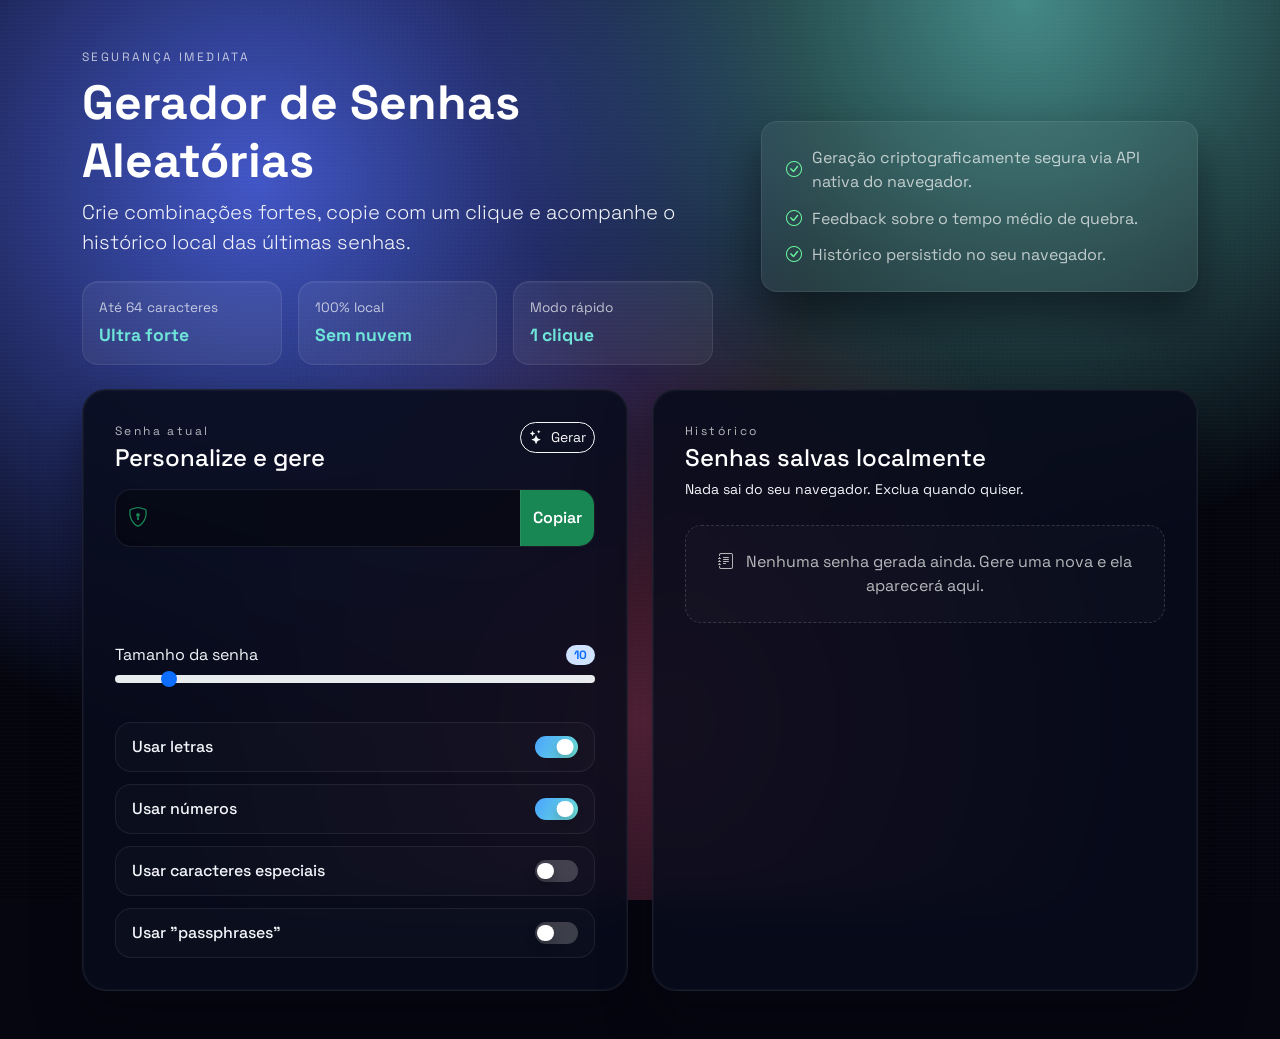
<file: index.html>
<!DOCTYPE html>
<html lang="pt-br">

<head>
    <meta charset="UTF-8">
    <meta name="viewport" content="width=device-width, initial-scale=1.0">
    <title>Gerador de Senhas Aleatórias</title>
    <link rel="preconnect" href="https://fonts.googleapis.com">
    <link rel="preconnect" href="https://fonts.gstatic.com" crossorigin>
    <link
        href="https://fonts.googleapis.com/css2?family=Space+Grotesk:wght@400;500;600;700&family=Inconsolata:wght@400;500;600;700&display=swap"
        rel="stylesheet">
    <link rel="stylesheet" href="https://cdn.jsdelivr.net/npm/bootstrap-icons@1.11.3/font/bootstrap-icons.min.css">
    <link href="https://cdn.jsdelivr.net/npm/bootstrap@5.3.0-alpha1/dist/css/bootstrap.min.css" rel="stylesheet">
    <link rel="stylesheet" href="./src/styles.css">
</head>

<body class="app-body">
    <div class="app-gradient"></div>
    <div class="app-noise"></div>

    <main class="app-shell container py-5">
        <header class="hero row align-items-center g-4 g-lg-5 mb-4">
            <div class="col-lg-7">
                <p class="eyebrow text-uppercase mb-2">Segurança imediata</p>
                <h1 class="display-5 fw-bold text-white">Gerador de Senhas Aleatórias</h1>
                <p class="lead text-light-subtle mb-4">Crie combinações fortes, copie com um clique e acompanhe o
                    histórico local das últimas senhas.</p>
                <div class="hero-badges">
                    <div class="hero-badge">
                        <span>Até 64 caracteres</span>
                        <strong>Ultra forte</strong>
                    </div>
                    <div class="hero-badge">
                        <span>100% local</span>
                        <strong>Sem nuvem</strong>
                    </div>
                    <div class="hero-badge">
                        <span>Modo rápido</span>
                        <strong>1 clique</strong>
                    </div>
                </div>
            </div>
            <div class="col-lg-5">
                <div class="hero-checklist">
                    <div class="check-item"><i class="bi bi-check-circle"></i> Geração criptograficamente segura via
                        API nativa do navegador.</div>
                    <div class="check-item"><i class="bi bi-check-circle"></i> Feedback sobre o tempo médio de quebra.
                    </div>
                    <div class="check-item"><i class="bi bi-check-circle"></i> Histórico persistido no seu navegador.
                    </div>
                </div>
            </div>
        </header>

        <section class="row g-4 align-items-stretch">
            <div class="col-12 col-lg-6">
                <article class="panel h-100 generator-panel">
                    <div class="panel-header">
                        <div>
                            <p class="eyebrow mb-1">Senha atual</p>
                            <h2 class="h4 text-white mb-0">Personalize e gere</h2>
                        </div>
                        <button class="btn btn-outline-light btn-sm" onclick="gerarSenha()">
                            <i class="bi bi-stars me-2"></i>Gerar
                        </button>
                    </div>

                    <div class="password-field input-group mt-3">
                        <span class="input-group-text text-success"><i class="bi bi-shield-lock"></i></span>
                        <input type="text" id="senha" class="form-control border-0 text-success font-monospace"
                            readonly>

                        <button class="btn btn-success" onclick="copiarSenha()">Copiar</button>
                    </div>

                    <div class="meta-line">
                        <span id="tempoQuebra" class="tempo-quebra"></span>
                    </div>

                    <div class="range-control mt-4">
                        <div class="d-flex justify-content-between align-items-center">
                            <label for="tamanhoSenha" class="form-label mb-0">
                                <span id="tamanhoLabel">Tamanho da senha</span>
                            </label>
                            <span class="badge rounded-pill bg-primary-subtle text-primary" id="tamanhoValor">10</span>
                        </div>
                        <input type="range" class="form-range" min="4" max="64" step="2" id="tamanhoSenha" value="10"
                            oninput="atualizarValorTamanho()">
                    </div>

                    <div class="option-grid mt-4">
                        <div class="option-row">
                            <span>Usar letras</span>
                            <label class="switch">
                                <input type="checkbox" id="usarLetras" checked>
                                <span class="slider"></span>
                            </label>
                        </div>
                        <div class="option-row">
                            <span>Usar números</span>
                            <label class="switch">
                                <input type="checkbox" id="usarNumeros" checked>
                                <span class="slider"></span>
                            </label>
                        </div>
                        <div class="option-row">
                            <span>Usar caracteres especiais</span>
                            <label class="switch">
                                <input type="checkbox" id="usarCaracteresEspeciais">
                                <span class="slider"></span>
                            </label>
                        </div>
                        <div class="option-row">
                            <span>Usar "passphrases"</span>
                            <label class="switch">
                                <input type="checkbox" id="usarPassphrases">
                                <span class="slider"></span>
                            </label>
                        </div>
                    </div>
                </article>
            </div>

            <div class="col-12 col-lg-6">
                <article class="panel h-100 history-panel">
                    <div class="panel-header">
                        <div>
                            <p class="eyebrow mb-1">Histórico</p>
                            <h2 class="h4 text-white mb-1">Senhas salvas localmente</h2>
                            <small class="text-light-subtle">Nada sai do seu navegador. Exclua quando quiser.</small>
                        </div>
                    </div>
                    <ul id="historicoSenhas" class="history-list"></ul>
                </article>
            </div>
        </section>
    </main>

    <script src="https://cdn.jsdelivr.net/npm/bootstrap@5.3.0-alpha1/dist/js/bootstrap.bundle.min.js"></script>
    <script src="./src/passphraseWords.js"></script>
    <script src="./src/script.js"></script>
</body>

</html>
</file>
<file: src/styles.css>
:root {
    --bg-color: #05060f;
    --panel-color: rgba(9, 12, 28, 0.88);
    --border-color: rgba(255, 255, 255, 0.08);
    --text-color: #f5f6fb;
    --muted-color: rgba(255, 255, 255, 0.7);
    --accent-color: #6fe4d8;
    --accent-strong: #48a2ff;
    --success: #69f29d;
    --danger: #ff6b81;
    --radius-lg: 24px;
    --radius-md: 16px;
    --radius-sm: 999px;
    --shadow-soft: 0 25px 45px rgba(5, 6, 15, 0.55);
    --shadow-border: inset 0 1px 0 rgba(255, 255, 255, 0.06);
}

* {
    box-sizing: border-box;
}

body {
    margin: 0;
    font-family: "Space Grotesk", "Inter", system-ui, -apple-system, BlinkMacSystemFont, "Segoe UI", sans-serif;
    background-color: var(--bg-color);
    color: var(--text-color);
    min-height: 100vh;
}

.app-body {
    position: relative;
    min-height: 100vh;
    min-height: 100dvh;
    overflow-x: hidden;
    overflow-y: auto;
}

.app-gradient,
.app-noise {
    position: fixed;
    inset: 0;
    z-index: 0;
    pointer-events: none;
}

.app-gradient {
    background: radial-gradient(circle at 20% 20%, rgba(85, 112, 255, 0.9), transparent 45%),
        radial-gradient(circle at 80% 0%, rgba(111, 228, 216, 0.7), transparent 40%),
        radial-gradient(circle at 50% 80%, rgba(255, 100, 146, 0.5), transparent 50%),
        linear-gradient(145deg, #04050b, #05060f);
    opacity: 0.85;
}

.app-noise {
    background-image: linear-gradient(0deg, rgba(255, 255, 255, 0.04) 1px, transparent 1px),
        linear-gradient(90deg, rgba(255, 255, 255, 0.02) 1px, transparent 1px);
    background-size: 4px 4px;
    mix-blend-mode: screen;
    opacity: 0.25;
}

.app-shell {
    position: relative;
    z-index: 1;
}

.eyebrow {
    font-size: 0.75rem;
    letter-spacing: 0.2em;
    color: var(--muted-color);
}

.hero-badges {
    display: grid;
    grid-template-columns: repeat(auto-fit, minmax(160px, 1fr));
    gap: 1rem;
}

.hero-badge {
    padding: 1rem;
    border-radius: var(--radius-md);
    background: rgba(255, 255, 255, 0.06);
    border: 1px solid var(--border-color);
    box-shadow: var(--shadow-border);
    display: flex;
    flex-direction: column;
    gap: 0.2rem;
}

.hero-badge span {
    color: var(--muted-color);
    font-size: 0.85rem;
}

.hero-badge strong {
    font-size: 1.1rem;
    color: var(--accent-color);
}

.hero-checklist {
    padding: 1.5rem;
    border-radius: var(--radius-md);
    border: 1px solid var(--border-color);
    background: rgba(255, 255, 255, 0.05);
    backdrop-filter: blur(20px);
    display: flex;
    flex-direction: column;
    gap: 0.8rem;
    box-shadow: var(--shadow-soft);
}

.check-item {
    display: flex;
    align-items: center;
    gap: 0.6rem;
    color: var(--muted-color);
}

.check-item i {
    color: var(--success);
}

.panel {
    background: var(--panel-color);
    border-radius: var(--radius-lg);
    border: 1px solid var(--border-color);
    padding: 2rem;
    box-shadow: var(--shadow-soft);
    backdrop-filter: blur(18px);
    position: relative;
}

.panel::after {
    content: "";
    position: absolute;
    inset: 0;
    border-radius: inherit;
    border: 1px solid rgba(255, 255, 255, 0.04);
    pointer-events: none;
}

.panel-header {
    display: flex;
    justify-content: space-between;
    align-items: flex-start;
    gap: 1rem;
}

.panel-header button {
    border-radius: var(--radius-sm);
}

.password-field {
    border-radius: var(--radius-md);
    background: rgba(0, 0, 0, 0.35);
    border: 1px solid rgba(255, 255, 255, 0.08);
    overflow: hidden;
}

.password-field .input-group-text {
    background: transparent;
    border: none;
    font-size: 1.25rem;
}

.password-field .form-control {
    background: transparent;
    color: var(--success);
    font-size: 1.2rem;
    padding: 0.85rem 0.75rem;
    font-family: "Inconsolata", "Space Grotesk", monospace;
}

.password-field .btn {
    border: none;
    border-left: 1px solid rgba(255, 255, 255, 0.08);
    border-radius: 0;
    font-weight: 600;
}

.meta-line {
    margin-top: 1rem;
    min-height: 3.5rem;
}

.tempo-quebra {
    display: inline-flex;
    align-items: center;
    gap: 0.35rem;
    padding: 0.65rem 1rem;
    background: rgba(111, 228, 216, 0.1);
    border: 1px solid rgba(111, 228, 216, 0.3);
    border-radius: var(--radius-md);
    color: var(--accent-color);
    font-size: 0.9rem;
    line-height: 1.4;
    min-height: 3rem;
}

.tempo-quebra.is-hidden {
    display: none;
}

.tempo-estimativa-note {
    color: var(--muted-color);
    font-size: 0.75rem;
}

.range-control input[type="range"] {
    accent-color: var(--accent-strong);
}

.option-grid {
    display: flex;
    flex-direction: column;
    gap: 0.75rem;
}

.option-row {
    padding: 0.75rem 1rem;
    border-radius: var(--radius-md);
    border: 1px solid rgba(255, 255, 255, 0.07);
    background: rgba(255, 255, 255, 0.02);
    display: flex;
    justify-content: space-between;
    align-items: center;
    font-weight: 500;
}

#senha {
    font-family: "Inconsolata", "Space Grotesk", monospace;
}

/* Toggle */
.switch {
    font-size: 14px;
    position: relative;
    display: inline-block;
    width: 3.1em;
    height: 1.6em;
}

.switch input {
    opacity: 0;
    width: 0;
    height: 0;
}

.slider {
    position: absolute;
    cursor: pointer;
    inset: 0;
    background-color: rgba(255, 255, 255, 0.2);
    transition: 0.3s;
    border-radius: var(--radius-sm);
}

.slider:before {
    position: absolute;
    content: "";
    height: 1.2em;
    width: 1.2em;
    left: 0.2em;
    top: 0.2em;
    background-color: #fff;
    border-radius: var(--radius-sm);
    transition: 0.3s;
    box-shadow: 0 6px 12px rgba(0, 0, 0, 0.25);
}

.switch input:checked+.slider {
    background: linear-gradient(120deg, var(--accent-strong), var(--accent-color));
}

.switch input:checked+.slider:before {
    transform: translateX(1.4em);
}

.history-list {
    list-style: none;
    margin: 0;
    margin-top: 1.5rem;
    padding: 0;
    max-height: 420px;
    overflow-y: auto;
    display: flex;
    flex-direction: column;
    gap: 0.85rem;
}

.history-item {
    padding: 0.95rem 1.1rem;
    border-radius: var(--radius-md);
    border: 1px solid rgba(255, 255, 255, 0.08);
    background: rgba(0, 0, 0, 0.3);
    display: flex;
    justify-content: space-between;
    align-items: center;
    gap: 0.75rem;
    font-family: "Inconsolata", monospace;
    font-size: 0.95rem;
}

.history-text {
    display: flex;
    flex-direction: column;
    gap: 0.2rem;
    flex: 1;
}

.history-value {
    color: var(--text-color);
    word-break: break-all;
}

.history-date {
    font-size: 0.7rem;
    letter-spacing: 0.08em;
    text-transform: uppercase;
    color: rgba(255, 255, 255, 0.6);
}

.history-delete {
    width: 2.4rem;
    height: 2.4rem;
    display: inline-flex;
    align-items: center;
    justify-content: center;
    font-size: 0.9rem;
    cursor: pointer;
    border-radius: 999px;
    border: 1px solid rgba(255, 255, 255, 0.08);
    background: linear-gradient(135deg, rgba(255, 255, 255, 0.06), rgba(255, 255, 255, 0.01));
    color: var(--danger);
    backdrop-filter: blur(8px);
    transition: transform 0.2s ease, border-color 0.2s ease, background 0.2s ease, color 0.2s ease;
    box-shadow: inset 0 1px 0 rgba(255, 255, 255, 0.06), 0 8px 20px rgba(0, 0, 0, 0.35);
}

.history-delete:hover {
    transform: scale(1.08) translateY(-1px);
    border-color: rgba(255, 255, 255, 0.25);
    background: linear-gradient(145deg, rgba(255, 105, 135, 0.25), rgba(255, 105, 135, 0.05));
    color: #fff;
}

.history-delete:focus-visible {
    outline: 2px solid rgba(255, 255, 255, 0.4);
    outline-offset: 3px;
}

.history-empty {
    text-align: center;
    color: var(--muted-color);
    padding: 1.5rem;
    border: 1px dashed rgba(255, 255, 255, 0.15);
    border-radius: var(--radius-md);
    background: rgba(255, 255, 255, 0.02);
}

@media (max-width: 992px) {
    .panel {
        padding: 1.5rem;
    }

    .hero-badges {
        grid-template-columns: repeat(auto-fit, minmax(140px, 1fr));
    }
}

@media (max-width: 576px) {
    .panel {
        padding: 1.25rem;
    }

    .password-field {
        flex-direction: column;
    }

    .password-field .input-group-text,
    .password-field .form-control {
        width: 100%;
        flex: none;
    }

    .password-field .btn {
        width: 100%;
        border-left: none;
        border-top: 1px solid rgba(255, 255, 255, 0.08);
    }

    .meta-line {
        min-height: auto;
    }
}
</file>
